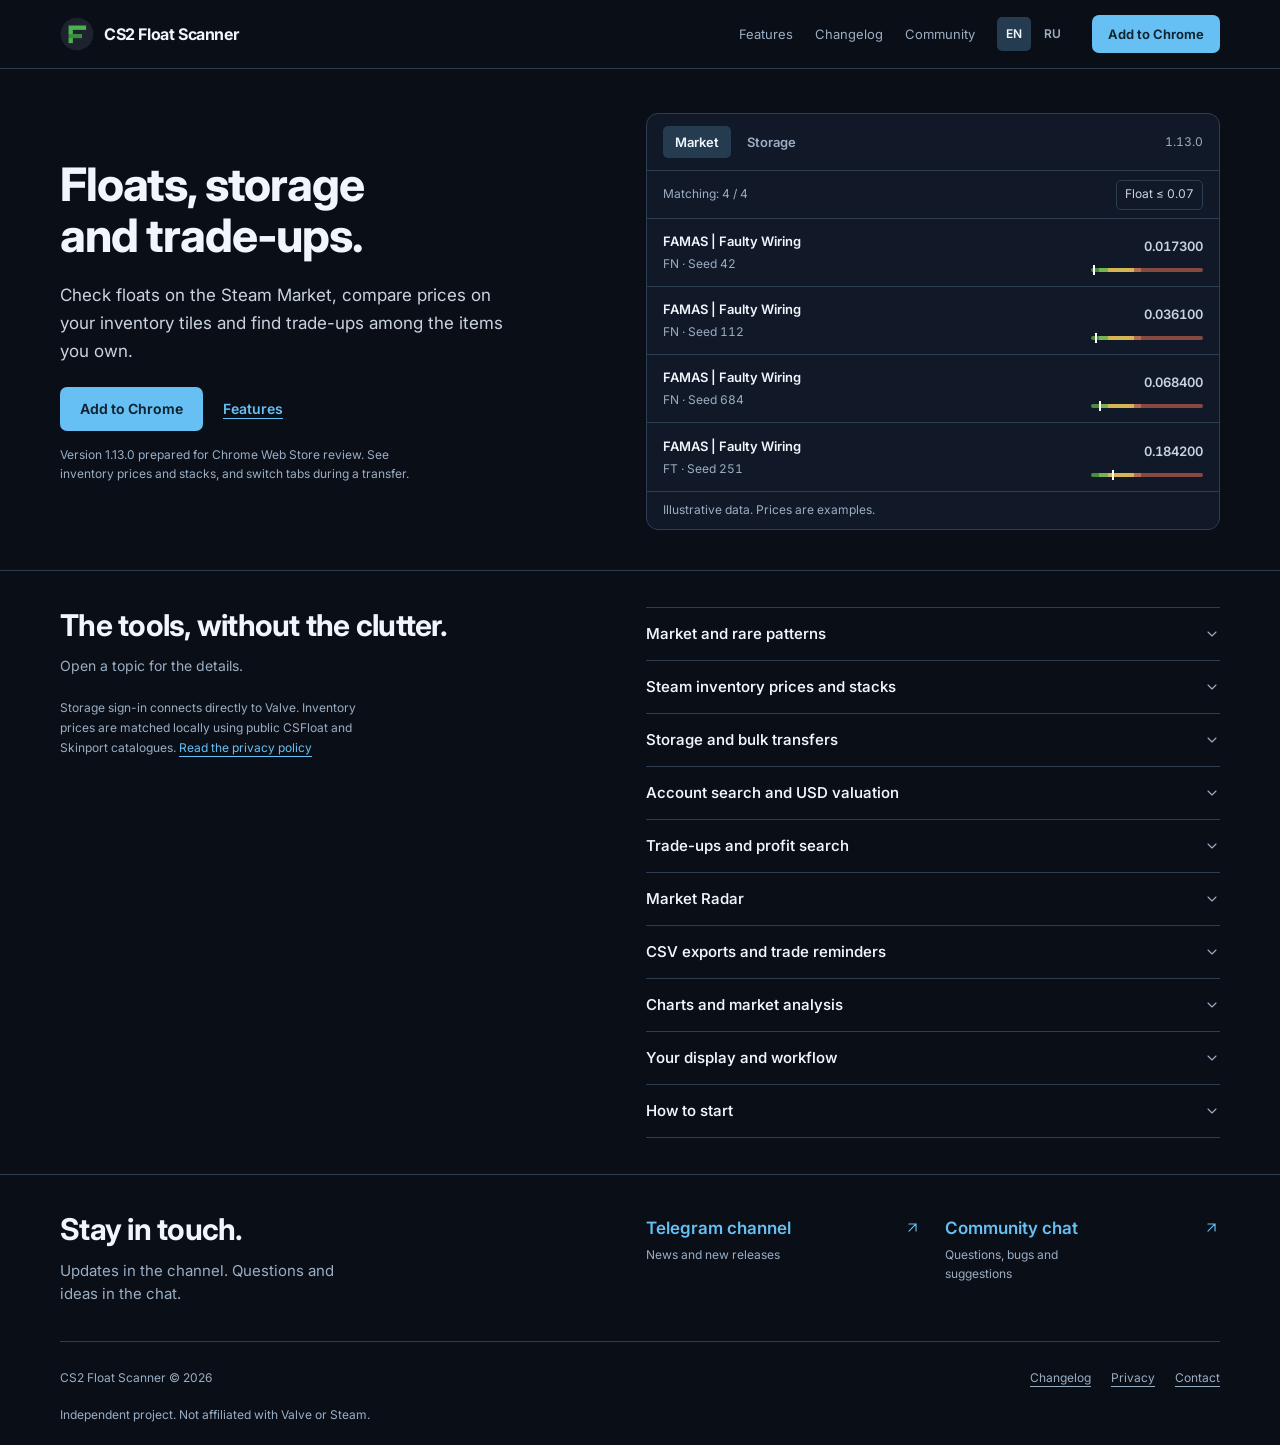
<file: index.html>
<!DOCTYPE html><html lang="en"><head><meta charset="utf-8"><meta name="viewport" content="width=device-width,initial-scale=1"><title>CS2 Float Scanner 1.13.0 — Steam inventory prices and stacks</title><meta name="description" content="View CSFloat or Skinport prices on Steam inventory tiles, compare stacked copies, and transfer items between CS2 Storage Units while using another tab."><link rel="canonical" href="https://cs2floatscanner.github.io/"><link rel="icon" href="icon48.png"><link rel="stylesheet" href="site.css?v=release-20261110"><script defer="" src="site.js?v=release-20261119"></script><script defer="" src="site-demo.js?v=release-20261110"></script><meta property="og:title" content="CS2 Float Scanner"><meta property="og:description" content="Steam Market floats, Storage management, USD valuation and trade-up analysis in Chrome."><meta property="og:image" content="https://cs2floatscanner.github.io/assets/icon128.png"></head><body><a class="skip" href="#main" data-i18n="skip">Skip to content</a><header class="nav"><div class="wrap nav-inner"><a class="brand" href="./"><img src="icon48.png" width="36" height="36" alt="">CS2 Float Scanner</a><nav class="nav-links" aria-label="Main navigation"><a class="nav-feature" href="#features" data-i18n="navFeatures">Features</a><a class="nav-feature" href="changelog.html" data-i18n="navChanges">Changelog</a><a class="nav-feature" href="#community" data-i18n="navCommunity">Community</a><div class="languages" aria-label="Language"><button type="button" data-language="en" aria-pressed="true">EN</button><button type="button" data-language="ru" aria-pressed="false">RU</button></div><a class="button" href="https://chromewebstore.google.com/detail/cs2-float-scanner/klnnekdaeiiakpipgkdhllhpbnllieig" data-i18n="install">Add to Chrome</a></nav></div></header><main id="main">
<section class="wrap hero"><div class="hero-copy"><h1 data-i18n="heroTitle">Floats, storage<br>and trade-ups.</h1><p data-i18n="heroText">Check floats on the Steam Market, compare prices on your inventory tiles and find trade-ups among the items you own.</p><div class="hero-actions"><a class="button" href="https://chromewebstore.google.com/detail/cs2-float-scanner/klnnekdaeiiakpipgkdhllhpbnllieig" data-i18n="install">Add to Chrome</a><a class="text-link" href="#features" data-i18n="navFeatures">Features</a></div><p class="release-note" data-i18n="releaseStatus">Version 1.13.0 prepared for Chrome Web Store review. See inventory prices and stacks, and switch tabs during a transfer.</p></div>
<div class="demo" id="demo"><div class="demo-top"><div class="demo-modes" role="group" data-demo-aria="demoModes"><button type="button" data-demo-mode="market" aria-pressed="true" data-i18n="demoMarket">Market</button><button type="button" data-demo-mode="storage" aria-pressed="false" data-i18n="demoStorage">Storage</button></div><span class="demo-state">1.13.0</span></div>
<div class="demo-market" data-demo-panel="market" data-demo-aria="demoMarketLabel"><div class="demo-toolbar"><span id="demo-found" aria-live="polite"></span><button type="button" id="demo-filter" aria-pressed="false" data-i18n="demoFilter">Float ≤ 0.07</button></div><div class="demo-item" data-example-float="0.017300"><div><strong>FAMAS | Faulty Wiring</strong><small>FN · Seed 42</small></div><div class="demo-float"><b>0.017300</b><span class="wear-track" aria-hidden="true"><i style="left:1.73%"></i></span></div></div><div class="demo-item" data-example-float="0.036100"><div><strong>FAMAS | Faulty Wiring</strong><small>FN · Seed 112</small></div><div class="demo-float"><b>0.036100</b><span class="wear-track" aria-hidden="true"><i style="left:3.61%"></i></span></div></div><div class="demo-item" data-example-float="0.068400"><div><strong>FAMAS | Faulty Wiring</strong><small>FN · Seed 684</small></div><div class="demo-float"><b>0.068400</b><span class="wear-track" aria-hidden="true"><i style="left:6.84%"></i></span></div></div><div class="demo-item" data-example-float="0.184200"><div><strong>FAMAS | Faulty Wiring</strong><small>FT · Seed 251</small></div><div class="demo-float"><b>0.184200</b><span class="wear-track" aria-hidden="true"><i style="left:18.42%"></i></span></div></div></div>
<div class="demo-storage" data-demo-panel="storage" data-demo-aria="demoStorageLabel" hidden=""><div class="demo-toolbar"><span data-i18n="demoStorageHelp">Example USD quotes · 2% fee, rounded up per item.</span><button type="button" id="demo-reset" data-i18n="demoReset">Reset</button></div><div class="demo-item demo-case"><div><strong>Prisma 2 Case</strong><small data-i18n="demoQuantity">100 items</small></div><button class="demo-price" type="button" data-demo-price="first"></button></div><div class="demo-item demo-case"><div><strong>Prisma Case</strong><small data-i18n="demoQuantity">100 items</small></div><button class="demo-price" type="button" data-demo-price="second"></button></div><div class="demo-totals" role="status"><div><span data-i18n="demoBefore">Before fees</span><strong id="demo-gross">—</strong></div><div><span data-i18n="demoAfter">After fees</span><strong id="demo-net">—</strong></div><small id="demo-coverage"></small></div></div><div class="demo-foot" data-i18n="demoHint">Illustrative data. Prices are examples.</div></div></section>
<section class="section" id="features"><div class="wrap feature-layout"><div><h2 data-i18n="featuresTitle">The tools, without the clutter.</h2><p class="muted" data-i18n="featuresText">Open a topic for the details.</p><p class="privacy-note" id="privacy"><span data-i18n="compactPrivacy">Storage sign-in connects directly to Valve. Inventory prices are matched locally using public CSFloat and Skinport catalogues.</span> <a href="privacy-policy.html" data-i18n="readPrivacy">Read the privacy policy</a></p></div><div class="feature-details"><details><summary><span data-i18n="compactMarket">Market and rare patterns</span><svg viewBox="0 0 24 24" aria-hidden="true"><path d="m6 9 6 6 6-6"></path></svg></summary><p data-i18n="compactMarketText">Inspect float, seed, stickers and charms. See Doppler and Gamma Doppler phases, Fade percentages for supported models, and known rare-pattern tiers. Sort and filter listings on the classic or new Steam Market, including SIH layouts, and export a PNG of an exact listing.</p></details><details id="inventory"><summary><span data-i18n="compactInventory">Steam inventory prices and stacks</span><svg viewBox="0 0 24 24" aria-hidden="true"><path d="m6 9 6 6 6-6"></path></svg></summary><p data-i18n="compactInventoryText">Choose Grid or Stacks above your Steam inventory. Open a stack to compare copies of the same market variant. Choose CSFloat or Skinport for the USD price on every tile and the unit price on each stack. Sorting is optional and has its own price source. SIH’s existing groups are supported.</p></details><details id="storage"><summary><span data-i18n="compactStorage">Storage and bulk transfers</span><svg viewBox="0 0 24 24" aria-hidden="true"><path d="m6 9 6 6 6-6"></path></svg></summary><p data-i18n="compactStorageText">Move selected items into, out of or between Storage Units. After you confirm a transfer you can switch tabs. Keep the Storage tab open to receive confirmations. You can also rename units or buy a new one with separate payment confirmation. Items listed for sale are marked and excluded from transfers and crafting.</p></details><details id="account"><summary><span data-i18n="compactAccount">Account search and USD valuation</span><svg viewBox="0 0 24 24" aria-hidden="true"><path d="m6 9 6 6 6-6"></path></svg></summary><p data-i18n="compactAccountText">Search by market name, wear, collection, float, pattern or ID across your inventory and verified Storage Units. Choose CSFloat or Skinport USD estimates, or separate Steam quotes. Coverage shows which items contributed to each total.</p></details><details id="craft"><summary><span data-i18n="compactCraft">Trade-ups and profit search</span><svg viewBox="0 0 24 24" aria-hidden="true"><path d="m6 9 6 6 6-6"></path></svg></summary><p data-i18n="compactCraftText">Build 10-skin or 5-Covert contracts from eligible items of matching rarity and StatTrak mode. Compare outcome odds, predicted float and wear, cost, expected value, ROI and profit chance after fees. Search owned items for the best found combinations. Craft only after a separate consumption confirmation; estimates never guarantee profit.</p></details><details id="radar"><summary><span data-i18n="compactRadar">Market Radar</span><svg viewBox="0 0 24 24" aria-hidden="true"><path d="m6 9 6 6 6-6"></path></svg></summary><p data-i18n="compactRadarText">Track exact Steam Market variants with entry targets and prices in USD or UAH. Compare the lowest ask, sales over 7 and 30 days, and changes in active Steam listings. Refresh on demand from an open Market tab.</p></details><details id="collection"><summary><span data-i18n="compactCollection">CSV exports and trade reminders</span><svg viewBox="0 0 24 24" aria-hidden="true"><path d="m6 9 6 6 6-6"></path></svg></summary><p data-i18n="compactCollectionText">Export inventory, Storage Units or selected items to Excel-compatible CSV. Choose individual items or grouped market variants and see how much of the account was read. See known trade-lock or trade-protection deadlines and set reminders from the Storage workspace.</p></details><details id="technical-analysis"><summary><span data-i18n="compactCharts">Charts and market analysis</span><svg viewBox="0 0 24 24" aria-hidden="true"><path d="m6 9 6 6 6-6"></path></svg></summary><p data-i18n="compactChartsText">See Steam bids, asks, spreads and sales volume, with support and resistance zones. Switch between price and volume, RSI and MACD, and forecast views. Unusual sale prices are marked on the chart and excluded from indicators and forecasts. Weekly activity compares two seven-day periods.</p></details><details><summary><span data-i18n="compactSettings">Your display and workflow</span><svg viewBox="0 0 24 24" aria-hidden="true"><path d="m6 9 6 6 6-6"></path></svg></summary><p data-i18n="compactSettingsText">Themes, float precision, compact rows, item images and filters. Streamer mode hides account identity, IDs and amounts while Storage Unit names stay visible. Scanner has ten languages; Storage and crafting use English or Russian.</p></details><details id="how"><summary><span data-i18n="compactStart">How to start</span><svg viewBox="0 0 24 24" aria-hidden="true"><path d="m6 9 6 6 6-6"></path></svg></summary><p data-i18n="compactStartText">Open a CS2 listing or inventory after installing the extension. To manage Storage Units, close CS2 and sign in by QR or with your Steam account name and password. Complete Steam Guard if requested. Choose Remember sign-in to reopen a valid session after Chrome restarts.</p></details></div></div></section>
<section class="section" id="community"><div class="wrap community"><div><h2 data-i18n="communityTitle">Stay in touch.</h2><p data-i18n="communityText">Updates in the channel. Questions and ideas in the chat.</p></div><div class="community-links"><a href="https://t.me/CS2FloatScanner" target="_blank" rel="noopener noreferrer"><span><strong data-i18n="communityChannel">Telegram channel</strong><small data-i18n="communityChannelText">News and new releases</small></span><svg viewBox="0 0 24 24" aria-hidden="true"><path d="M7 17 17 7M7 7h10v10"></path></svg></a><a href="https://t.me/CS2FloatScanner_chat" target="_blank" rel="noopener noreferrer"><span><strong data-i18n="communityChat">Community chat</strong><small data-i18n="communityChatText">Questions, bugs and suggestions</small></span><svg viewBox="0 0 24 24" aria-hidden="true"><path d="M7 17 17 7M7 7h10v10"></path></svg></a></div></div></section></main><footer class="wrap footer"><span>CS2 Float Scanner © 2026</span><nav><a href="changelog.html" data-i18n="navChanges">Changelog</a><a href="privacy-policy.html" data-i18n="privacyLink">Privacy</a><a href="mailto:cs2floatscanner@gmail.com" data-i18n="contact">Contact</a></nav><small data-i18n="independent">Independent project. Not affiliated with Valve or Steam.</small></footer></body></html>
</file>
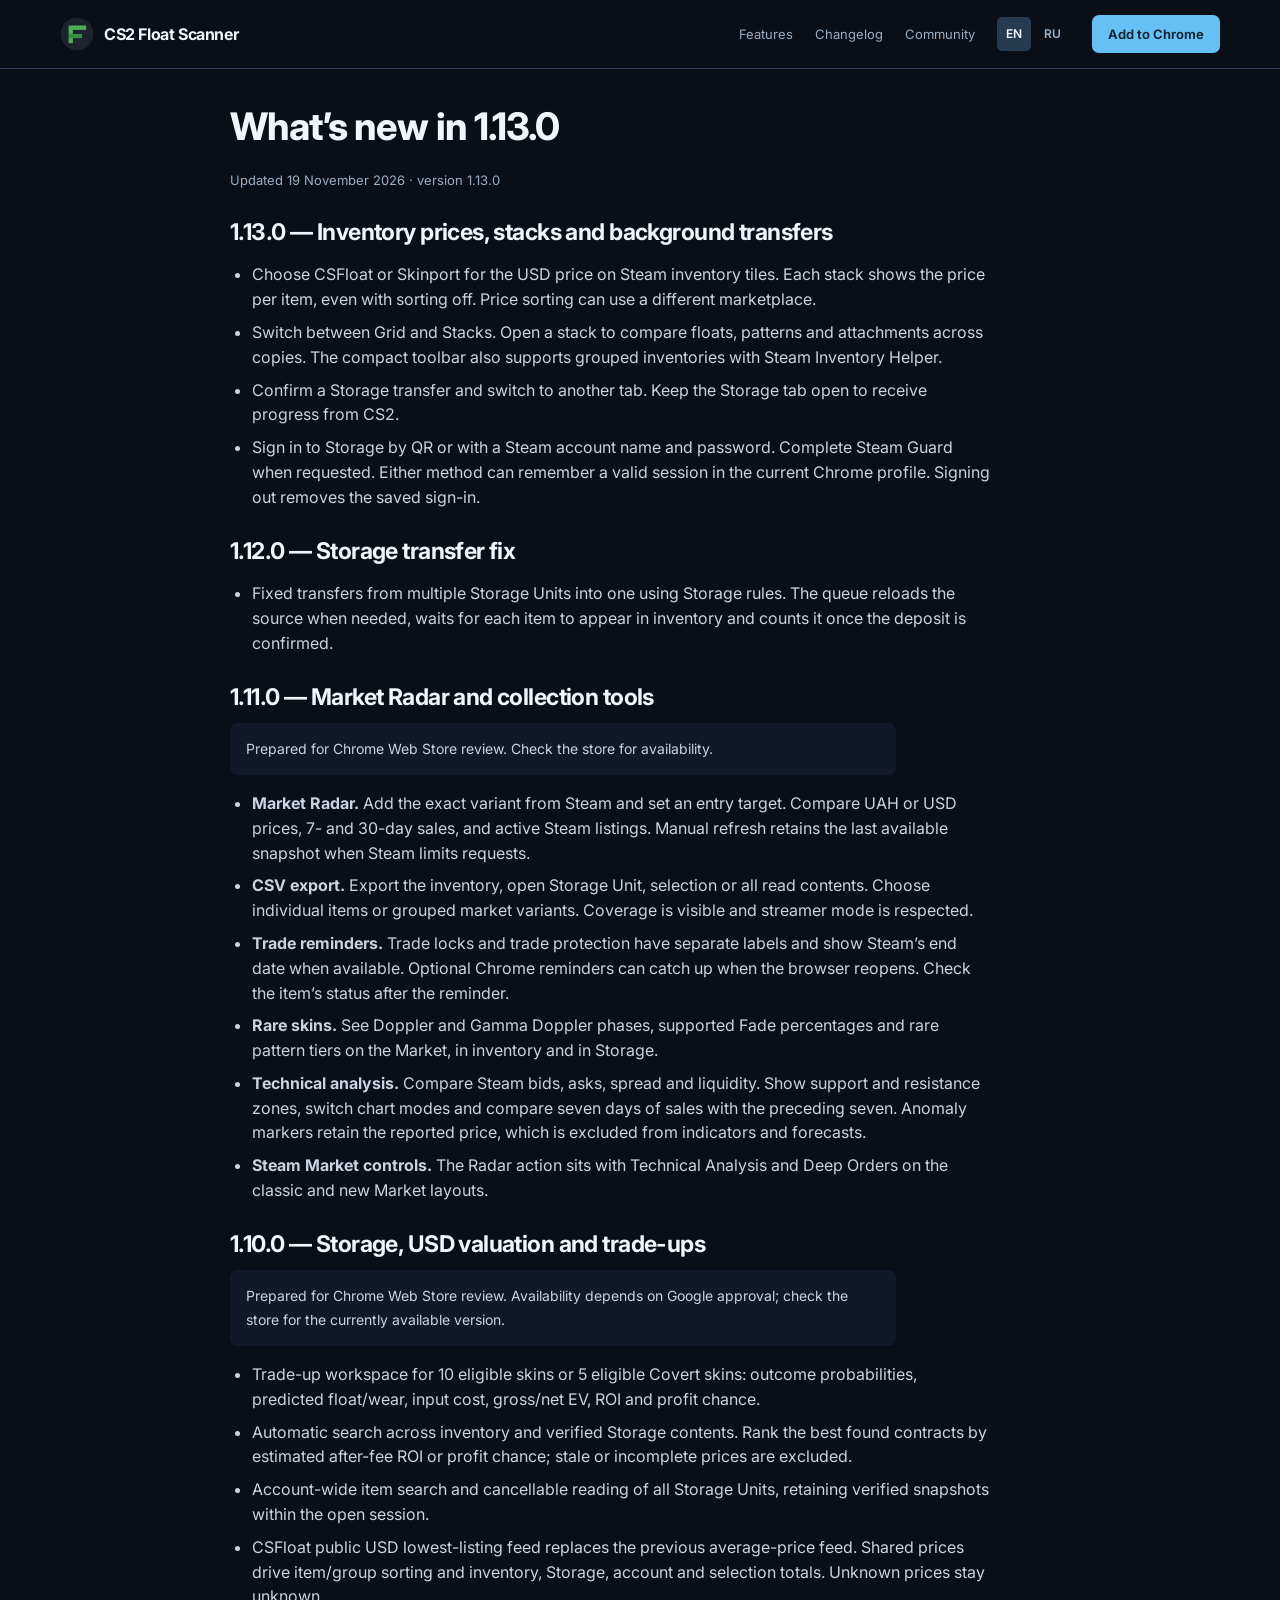
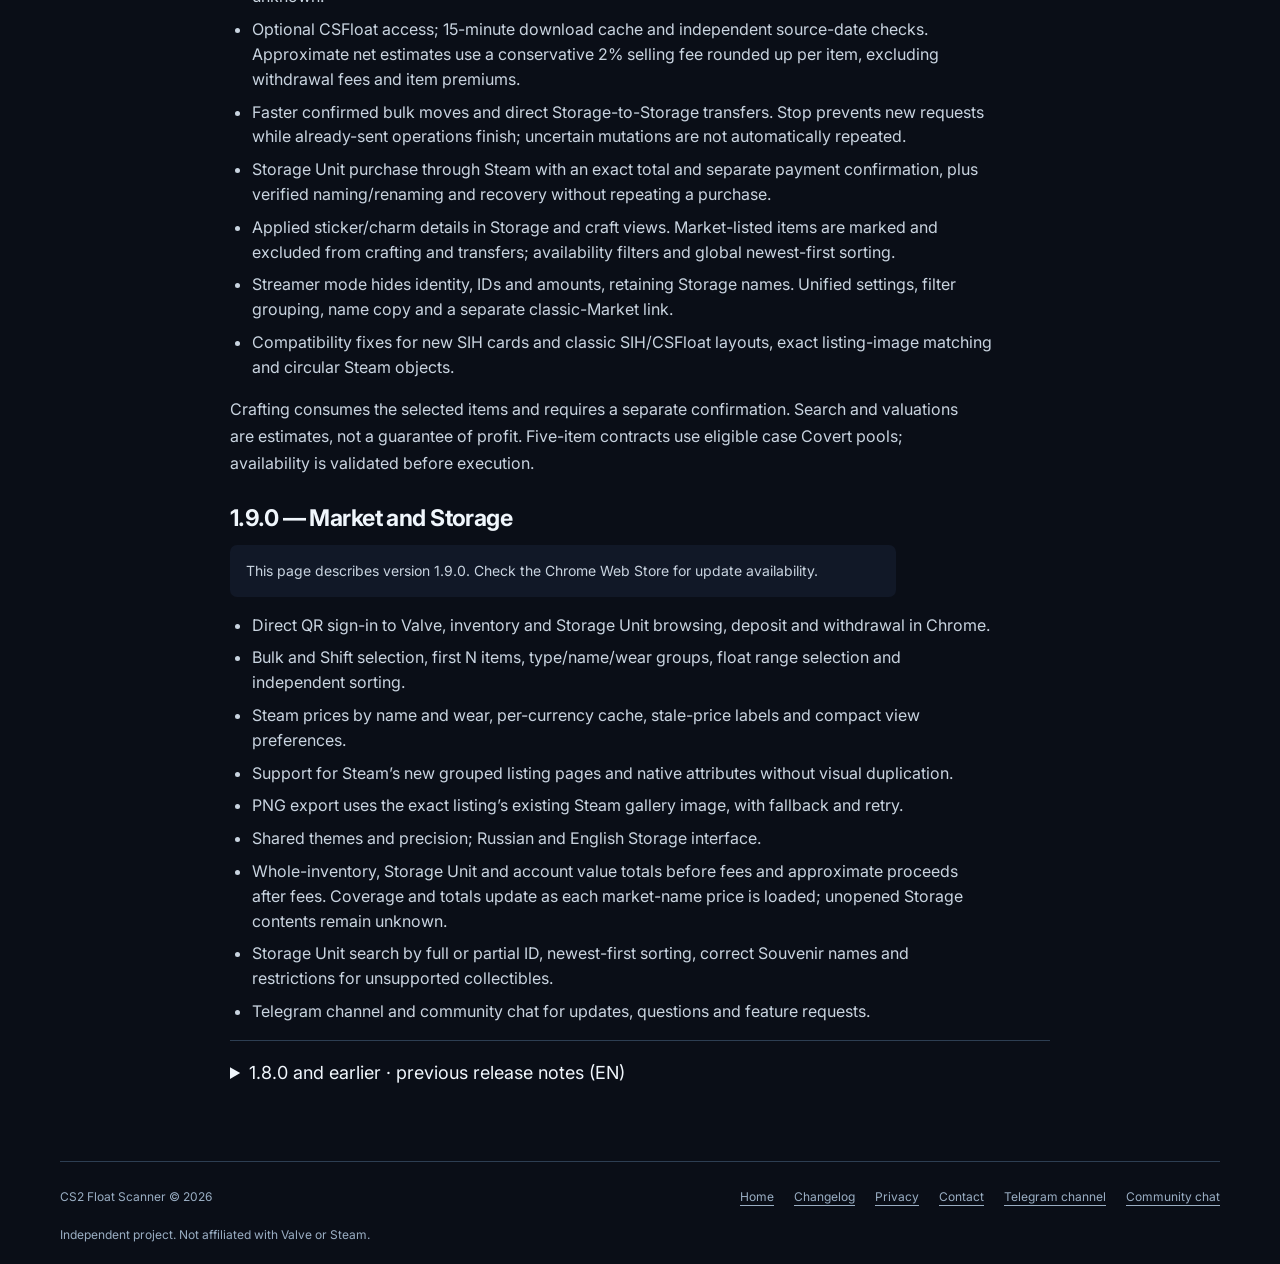
<file: changelog.html>
<!DOCTYPE html><html lang="en"><head><meta charset="utf-8"><meta name="viewport" content="width=device-width,initial-scale=1"><title>Changelog — CS2 Float Scanner</title><link rel="icon" href="icon48.png"><link rel="stylesheet" href="site.css?v=release-20261110"><script defer="" src="site.js?v=release-20261119"></script></head><body><a class="skip" href="#main" data-i18n="skip">Skip to content</a><header class="nav"><div class="wrap nav-inner"><a class="brand" href="./"><img src="icon48.png" width="36" height="36" alt="">CS2 Float Scanner</a><nav class="nav-links" aria-label="Main navigation"><a class="nav-feature" href="./#features" data-i18n="navFeatures">Features</a><a class="nav-feature" href="changelog.html" data-i18n="navChanges">Changelog</a><a class="nav-feature" href="./#community" data-i18n="navCommunity">Community</a><div class="languages" aria-label="Language"><button type="button" data-language="en" aria-pressed="true">EN</button><button type="button" data-language="ru" aria-pressed="false">RU</button></div><a class="button" href="https://chromewebstore.google.com/detail/cs2-float-scanner/klnnekdaeiiakpipgkdhllhpbnllieig" data-i18n="install">Add to Chrome</a></nav></div></header><main id="main" class="wrap document"><h1 data-i18n="changesTitle">What’s new in 1.13.0</h1><p class="updated" data-i18n="updated">Updated 19 November 2026 · version 1.13.0</p><section id="release-1-13-en" data-language-content="en"><h2>1.13.0 — Inventory prices, stacks and background transfers</h2><ul><li>Choose CSFloat or Skinport for the USD price on Steam inventory tiles. Each stack shows the price per item, even with sorting off. Price sorting can use a different marketplace.</li><li>Switch between Grid and Stacks. Open a stack to compare floats, patterns and attachments across copies. The compact toolbar also supports grouped inventories with Steam Inventory Helper.</li><li>Confirm a Storage transfer and switch to another tab. Keep the Storage tab open to receive progress from CS2.</li><li>Sign in to Storage by QR or with a Steam account name and password. Complete Steam Guard when requested. Either method can remember a valid session in the current Chrome profile. Signing out removes the saved sign-in.</li></ul></section><section id="release-1-13-ru" data-language-content="ru" hidden=""><h2>1.13.0 — Цены в инвентаре, стопки и фоновый перенос</h2><ul><li>На ячейках инвентаря Steam можно показать цену CSFloat или Skinport в USD. На стопке отображается цена за один предмет, даже если сортировка выключена. Для сортировки можно выбрать другую площадку.</li><li>Переключайтесь между «Сеткой» и «Стопками». Внутри стопки можно сравнить float, паттерны и наклейки отдельных экземпляров. Компактная панель работает и с группировкой Steam Inventory Helper.</li><li>После подтверждения переноса можно переключиться на другую вкладку. Оставьте вкладку хранилищ открытой, чтобы получать подтверждения от CS2.</li><li>В хранилища можно войти по QR или по логину и паролю с подтверждением Steam Guard, если оно требуется. Для обоих способов «Запомнить вход» восстанавливает действующую сессию после перезапуска Chrome. Кнопка «Выйти» удаляет сохранённый вход.</li></ul></section><section id="release-1-12-en" data-language-content="en"><h2>1.12.0 — Storage transfer fix</h2><ul><li>Fixed transfers from multiple Storage Units into one using Storage rules. The queue reloads the source when needed, waits for each item to appear in inventory and counts it once the deposit is confirmed.</li></ul></section><section id="release-1-12-ru" data-language-content="ru" hidden=""><h2>1.12.0 — Исправление переноса между хранилищами</h2><ul><li>Исправили перенос из нескольких хранилищ в одно через «Правила раскладки». Очередь при необходимости перечитывает исходное хранилище, ждёт появления предмета в инвентаре и учитывает его после подтверждения доставки.</li></ul></section><section id="release-1-11-en" data-language-content="en"><h2>1.11.0 — Market Radar and collection tools</h2><p class="status">Prepared for Chrome Web Store review. Check the store for availability.</p><ul><li><strong>Market Radar.</strong> Add the exact variant from Steam and set an entry target. Compare UAH or USD prices, 7- and 30-day sales, and active Steam listings. Manual refresh retains the last available snapshot when Steam limits requests.</li><li><strong>CSV export.</strong> Export the inventory, open Storage Unit, selection or all read contents. Choose individual items or grouped market variants. Coverage is visible and streamer mode is respected.</li><li><strong>Trade reminders.</strong> Trade locks and trade protection have separate labels and show Steam’s end date when available. Optional Chrome reminders can catch up when the browser reopens. Check the item’s status after the reminder.</li><li><strong>Rare skins.</strong> See Doppler and Gamma Doppler phases, supported Fade percentages and rare pattern tiers on the Market, in inventory and in Storage.</li><li><strong>Technical analysis.</strong> Compare Steam bids, asks, spread and liquidity. Show support and resistance zones, switch chart modes and compare seven days of sales with the preceding seven. Anomaly markers retain the reported price, which is excluded from indicators and forecasts.</li><li><strong>Steam Market controls.</strong> The Radar action sits with Technical Analysis and Deep Orders on the classic and new Market layouts.</li></ul></section><section id="release-1-10-en" data-language-content="en"><h2>1.10.0 — Storage, USD valuation and trade-ups</h2><p class="status">Prepared for Chrome Web Store review. Availability depends on Google approval; check the store for the currently available version.</p><ul><li>Trade-up workspace for 10 eligible skins or 5 eligible Covert skins: outcome probabilities, predicted float/wear, input cost, gross/net EV, ROI and profit chance.</li><li>Automatic search across inventory and verified Storage contents. Rank the best found contracts by estimated after-fee ROI or profit chance; stale or incomplete prices are excluded.</li><li>Account-wide item search and cancellable reading of all Storage Units, retaining verified snapshots within the open session.</li><li>CSFloat public USD lowest-listing feed replaces the previous average-price feed. Shared prices drive item/group sorting and inventory, Storage, account and selection totals. Unknown prices stay unknown.</li><li>Optional CSFloat access; 15-minute download cache and independent source-date checks. Approximate net estimates use a conservative 2% selling fee rounded up per item, excluding withdrawal fees and item premiums.</li><li>Faster confirmed bulk moves and direct Storage-to-Storage transfers. Stop prevents new requests while already-sent operations finish; uncertain mutations are not automatically repeated.</li><li>Storage Unit purchase through Steam with an exact total and separate payment confirmation, plus verified naming/renaming and recovery without repeating a purchase.</li><li>Applied sticker/charm details in Storage and craft views. Market-listed items are marked and excluded from crafting and transfers; availability filters and global newest-first sorting.</li><li>Streamer mode hides identity, IDs and amounts, retaining Storage names. Unified settings, filter grouping, name copy and a separate classic-Market link.</li><li>Compatibility fixes for new SIH cards and classic SIH/CSFloat layouts, exact listing-image matching and circular Steam objects.</li></ul><p>Crafting consumes the selected items and requires a separate confirmation. Search and valuations are estimates, not a guarantee of profit. Five-item contracts use eligible case Covert pools; availability is validated before execution.</p></section><section data-language-content="en"><h2>1.9.0 — Market and Storage</h2><p class="status">This page describes version 1.9.0. Check the Chrome Web Store for update availability.</p><ul><li>Direct QR sign-in to Valve, inventory and Storage Unit browsing, deposit and withdrawal in Chrome.</li><li>Bulk and Shift selection, first N items, type/name/wear groups, float range selection and independent sorting.</li><li>Steam prices by name and wear, per-currency cache, stale-price labels and compact view preferences.</li><li>Support for Steam’s new grouped listing pages and native attributes without visual duplication.</li><li>PNG export uses the exact listing’s existing Steam gallery image, with fallback and retry.</li><li>Shared themes and precision; Russian and English Storage interface.</li><li>Whole-inventory, Storage Unit and account value totals before fees and approximate proceeds after fees. Coverage and totals update as each market-name price is loaded; unopened Storage contents remain unknown.</li><li>Storage Unit search by full or partial ID, newest-first sorting, correct Souvenir names and restrictions for unsupported collectibles.</li><li>Telegram channel and community chat for updates, questions and feature requests.</li></ul></section><section id="release-1-11-ru" data-language-content="ru" hidden=""><h2>1.11.0 — Радар рынка и инструменты коллекции</h2><p class="status">Версия подготовлена к проверке Chrome Web Store. Доступность проверьте в магазине.</p><ul><li><strong>Радар рынка.</strong> Добавляйте точный вариант со страницы Steam и задавайте цену входа. Сравнивайте цены в UAH или USD, продажи за 7 и 30 дней и активные предложения Steam. При лимите Steam сохраняется последний доступный снимок.</li><li><strong>Экспорт CSV.</strong> Выгружайте инвентарь, открытое хранилище, выделение или всё прочитанное по аккаунту. Доступны экспорт по экземплярам и группировка по рыночному варианту. Видно покрытие, соблюдается режим стримера.</li><li><strong>Напоминания об обмене.</strong> Блокировка обмена и защита после обмена отмечаются отдельно с датой Steam, когда она известна. Пропущенное напоминание может появиться при запуске Chrome. После сигнала можно проверить текущий статус предмета.</li><li><strong>Редкие скины.</strong> Видны фазы Doppler и Gamma Doppler, процент Fade для поддерживаемых моделей и тиры известных редких паттернов на рынке, в инвентаре и хранилищах.</li><li><strong>Технический анализ.</strong> На графике есть заявки и предложения Steam, спред, ликвидность, зоны поддержки и сопротивления и режимы просмотра. Семь дней продаж сравниваются с предыдущими семью. Аномальные цены остаются на графике маркерами и исключаются из индикаторов и прогнозов.</li><li><strong>Кнопки на рынке Steam.</strong> Добавление в радар расположено рядом с теханализом и глубокими ордерами на старой и новой площадке.</li></ul></section><section id="release-1-10-ru" data-language-content="ru" hidden=""><h2>1.10.0 — хранилища, оценка USD и крафты</h2><p class="status">Подготовлено к проверке Chrome Web Store. Доступность зависит от одобрения Google; актуальная доступная версия указана в магазине.</p><ul><li>Крафты из 10 подходящих скинов или 5 тайных предметов: вероятности, прогноз float и износа, стоимость входов, EV до/после комиссии, ROI и шанс прибыли.</li><li>Поиск составов по инвентарю и полностью прочитанным хранилищам. Лучшие найденные варианты по ROI и шансу прибыли после комиссии; устаревшие и неполные цены исключаются.</li><li>Поиск предметов по всему аккаунту и отменяемое чтение всех хранилищ. Проверенные снимки сохраняются в пределах открытой сессии.</li><li>Общий прайс минимальных предложений CSFloat USD заменяет прежние средние цены. Он используется в сортировке предметов/групп и суммах инвентаря, хранилищ, аккаунта и выделения. Неизвестные цены не считаются нулём.</li><li>Необязательный доступ к CSFloat, кэш загрузки 15 минут и отдельная проверка даты снимка. Для оценки чистой суммы применяется модель комиссии 2% с округлением вверх за предмет, без вывода и надбавок.</li><li>Ускоренные массовые переносы с подтверждением и перенос между хранилищами. Остановка прекращает новые команды, ожидая уже отправленные; неопределённые операции автоматически не повторяются.</li><li>Покупка хранилища через Steam с точной суммой и отдельным согласием на оплату. Проверенное задание/изменение имени и восстановление без повторной покупки.</li><li>Стикеры и брелки на предметах в хранилищах и крафте. Предметы на продаже отмечаются и исключаются из переноса и крафта; фильтры доступности и общая сортировка от новых.</li><li>Режим стримера скрывает аккаунт, ID и суммы, оставляя имена хранилищ. Общие настройки, группировка при фильтрации, копирование названия и отдельная кнопка старого рынка.</li><li>Совместимость с новыми карточками SIH и старой компоновкой SIH/CSFloat, точное сопоставление изображений и исправление циклических объектов Steam.</li></ul><p>Крафт расходует выбранные предметы и требует отдельного подтверждения. Поиск и оценка не гарантируют прибыль. Для пяти предметов используются подходящие тайные предметы из кейсов; доступность проверяется перед выполнением.</p></section><section data-language-content="ru" hidden=""><h2>1.9.0 — рынок и хранилища</h2><p class="status">На странице описана версия 1.9.0. Доступность обновления проверьте в Chrome Web Store.</p><ul><li>QR-вход напрямую в Valve, просмотр инвентаря и хранилищ, перенос предметов в Chrome.</li><li>Массовый и Shift-выбор, первые N предметов, группировки по типу/названию/износу, выбор по float и независимые сортировки.</li><li>Цены Steam по названию и износу, кэш по валютам, отметки устаревших цен и компактные настройки вида.</li><li>Поддержка новых групповых страниц Steam и штатных атрибутов без визуального дублирования.</li><li>PNG-карточка с готовым изображением из галереи конкретного предложения Steam, запасным изображением и повторной попыткой.</li><li>Общие темы и точность float; русский и английский интерфейс хранилищ.</li><li>Суммы инвентаря, хранилища и аккаунта до комиссии и примерный доход после неё. Покрытие и суммы обновляются с каждой загруженной ценой; содержимое неоткрытых хранилищ остаётся неизвестным.</li><li>Поиск хранилищ по полному и частичному ID, сортировка от новых, правильные сувенирные названия и ограничения для неподдерживаемых коллекционных предметов.</li><li>Telegram-канал и чат для новостей, вопросов и пожеланий.</li></ul></section><details><summary>1.8.0 and earlier · previous release notes (EN)</summary>
  <div class="container" style="padding-left: 56px;">

    <!-- v1.8.0 -->
    <div class="version">
      <div class="version-header">
        <span class="version-tag">v1.8.0</span>
        <span class="version-date">April 2026</span>
        <span class="version-badge">Previous release</span>
      </div>

      <div class="change-group">
        <h3><span class="dot dot--new"></span> New</h3>
        <ul>
          <li>Price forecast — Holt-Winters smoothing model predicts item price one month ahead with optimistic, base and pessimistic scenarios</li>
          <li>Sticker prices on market listings — shows price per sticker (Steam Market median, USD), total sticker value and overpay estimate for combo stickers</li>
          <li>Deep Order recommendations — analyzes 30 days of sales history and current order book to suggest two buy order prices: aggressive (max profit) and moderate (more fills)</li>
          <li>Deep Order trend correction — if price is rising, recommended prices are adjusted upward so orders stay realistic</li>
          <li>Deep Order target quantity — set how many items you want to buy per month and prices recalculate to match that volume</li>
          <li>Real screenshot card export via external site (Swap.gg integration in share modal)</li>
          <li>Sticker prices sourced daily from <code>ByMykel/counter-strike-price-tracker</code> on GitHub</li>
        </ul>
      </div>

      <div class="change-group">
        <h3><span class="dot dot--improved"></span> Improved</h3>
        <ul>
          <li>Chart and Deep Orders buttons now appear side by side near the price graph, also on sticker and case pages</li>
          <li>Chart analysis button always renders; Deep Orders works independently of chart settings</li>
          <li>Privacy policy updated to reflect sticker price data source and histogram requests</li>
        </ul>
      </div>
    </div>

    <!-- v1.7.0 -->
    <div class="version">
      <div class="version-header">
        <span class="version-tag">v1.7.0</span>
        <span class="version-date">March 2026</span>
      </div>

      <div class="change-group">
        <h3><span class="dot dot--new"></span> New</h3>
        <ul>
          <li>Enhanced market pagination with backward compatibility (Steam native, SIH), jump to last page, page number input</li>
          <li>Advanced technical indicators: SMA 50, SMA 200, ATR (separate sub-chart), OBV (on volume chart)</li>
          <li>Drawing tools on price chart — horizontal lines and trend lines, double-click to delete</li>
          <li>Custom time periods for chart: 14D, 60D, 6M, 1.5Y, 2Y presets and custom days input</li>
          <li>Milestone Easter eggs — Steam Achievement Unlock-style notifications at 100, 500, and 1,000 users</li>
          <li>Extension landing page at <a href="https://cs2floatscanner.github.io" style="color:var(--accent)">cs2floatscanner.github.io</a></li>
        </ul>
      </div>

      <div class="change-group">
        <h3><span class="dot dot--fixed"></span> Fixed</h3>
        <ul>
          <li>Copying a float value no longer resets pagination state</li>
        </ul>
      </div>

      <div class="change-group">
        <h3><span class="dot dot--improved"></span> Improved</h3>
        <ul>
          <li>Indicator toggles grouped by category with pill-style ON/OFF buttons</li>
          <li>Chart area scrollable with custom-styled scrollbar</li>
          <li>Milestone user count checked via shields.io API (no CORS issues)</li>
        </ul>
      </div>
    </div>

    <!-- v1.6.0 -->
    <div class="version">
      <div class="version-header">
        <span class="version-tag">v1.6.0</span>
        <span class="version-date">March 2026</span>
      </div>

      <div class="change-group">
        <h3><span class="dot dot--new"></span> New</h3>
        <ul>
          <li>Built-in rare patterns database with 40+ items:
            Case Hardened Blue Gems for AK-47, Five-SeveN, MAC-10, Karambit, M9 Bayonet, Butterfly Knife, and 15+ more knives;
            Heat Treated patterns for Desert Eagle and Five-SeveN;
            Color scale tiers for 20 charms (Die-cast AK, Lil' SAS, Hot Howl, Semi-Precious, etc.)</li>
          <li>Full Charm/Keychain support on Steam Market — shows pattern number instead of float</li>
          <li>Pattern-based filtering and sorting for charm items with purple accent badges</li>
          <li>Pattern Tier ranges — define tiers like <code>20000-21500</code> for charms</li>
          <li>Up to 10 custom pattern tiers with 200 entries each</li>
          <li>In-page toast notifications with item details and "Go to listing" button</li>
          <li>Alert matching listings highlighted with pulsing red outline and auto-scrolled into view</li>
          <li>Audio alert (short dual-tone beep) when a float below threshold is found</li>
          <li>Duplicate alert prevention per listing ID</li>
          <li>Changelog page with "What's New" link in extension settings</li>
        </ul>
      </div>

      <div class="change-group">
        <h3><span class="dot dot--fixed"></span> Fixed</h3>
        <ul>
          <li>Float alerts now reliably trigger on page reload and page navigation</li>
          <li>Fixed <code>chrome.runtime.sendMessage</code> promise rejection not being caught (MV3)</li>
          <li>Fixed background service worker not calling <code>sendResponse</code> for notification messages</li>
          <li>Built-in tier display now shows range strings instead of "0 patterns" for range-based tiers</li>
        </ul>
      </div>

      <div class="change-group">
        <h3><span class="dot dot--improved"></span> Improved</h3>
        <ul>
          <li>Notifications work even when OS-level Chrome notifications are suppressed (toast fallback)</li>
          <li>Build script now auto-deploys changelog to GitHub Pages via SSH</li>
        </ul>
      </div>
    </div>

    <!-- v1.4.0 -->
    <div class="version">
      <div class="version-header">
        <span class="version-tag">v1.4.0</span>
        <span class="version-date">February 2026</span>
      </div>

      <div class="change-group">
        <h3><span class="dot dot--new"></span> New</h3>
        <ul>
          <li>Technical analysis panel for Steam Market price charts (RSI, SMA, EMA, Bollinger Bands, MACD, VWAP)</li>
          <li>Commission &amp; seller profit info under item prices</li>
          <li>2D item card export with sticker/keychain layout and share functionality</li>
          <li>Built-in rare patterns for Desert Eagle Heat Treated, AK-47 &amp; Five-SeveN Case Hardened</li>
        </ul>
      </div>

      <div class="change-group">
        <h3><span class="dot dot--improved"></span> Improved</h3>
        <ul>
          <li>Chart analysis: outlier detection, correct currency symbols for all Steam currencies</li>
          <li>Default analysis period set to 90 days for faster loading</li>
          <li>Analysis button appears immediately, data loads on demand</li>
        </ul>
      </div>
    </div>

    <!-- v1.3.0 -->
    <div class="version">
      <div class="version-header">
        <span class="version-tag">v1.3.0</span>
        <span class="version-date">February 2026</span>
      </div>

      <div class="change-group">
        <h3><span class="dot dot--new"></span> New</h3>
        <ul>
          <li>10-language support (EN, RU, ZH, PT, DE, FR, ES, TR, PL, UK) with auto-detection from Steam</li>
          <li>Pattern search and sorting alongside float-based controls</li>
          <li>Custom Pattern Tiers system — up to 5 tiers with colors and labels</li>
          <li>Float alert notifications with threshold input</li>
        </ul>
      </div>
    </div>

    <!-- v1.2.0 -->
    <div class="version">
      <div class="version-header">
        <span class="version-tag">v1.2.0</span>
        <span class="version-date">January 2026</span>
      </div>

      <div class="change-group">
        <h3><span class="dot dot--new"></span> New</h3>
        <ul>
          <li>Sticker wear display with transparency overlay and quality labels</li>
          <li>Keychain/charm pattern display on Market and Inventory pages</li>
          <li>Sticker combo detection (4x or 5x matching unstickered stickers)</li>
          <li>Compatibility mode — works alongside SIH, CSFloat Market Checker</li>
        </ul>
      </div>
    </div>

    <!-- v1.1.0 -->
    <div class="version">
      <div class="version-header">
        <span class="version-tag">v1.1.0</span>
        <span class="version-date">January 2026</span>
      </div>

      <div class="change-group">
        <h3><span class="dot dot--new"></span> New</h3>
        <ul>
          <li>Chrome extension with float value and paint seed display on Steam Market</li>
          <li>Bulk loading (20 / 100 items at once)</li>
          <li>Float sorting and min/max filtering</li>
          <li>Steam pagination sync (top and bottom controls)</li>
          <li>Support for new Steam <code>propid:6</code> format alongside legacy <code>m/a/d</code></li>
        </ul>
      </div>
    </div>

  </div>






</details></main><footer class="wrap footer"><span>CS2 Float Scanner © 2026</span><nav><a href="./" data-i18n="navHome">Home</a><a href="changelog.html" data-i18n="navChanges">Changelog</a><a href="privacy-policy.html" data-i18n="privacyLink">Privacy</a><a href="mailto:cs2floatscanner@gmail.com" data-i18n="contact">Contact</a><a href="https://t.me/CS2FloatScanner" target="_blank" rel="noopener noreferrer" data-i18n="communityChannel">Telegram channel</a><a href="https://t.me/CS2FloatScanner_chat" target="_blank" rel="noopener noreferrer" data-i18n="communityChat">Community chat</a></nav><small data-i18n="independent">Independent project. Not affiliated with Valve or Steam.</small></footer></body></html>
</file>
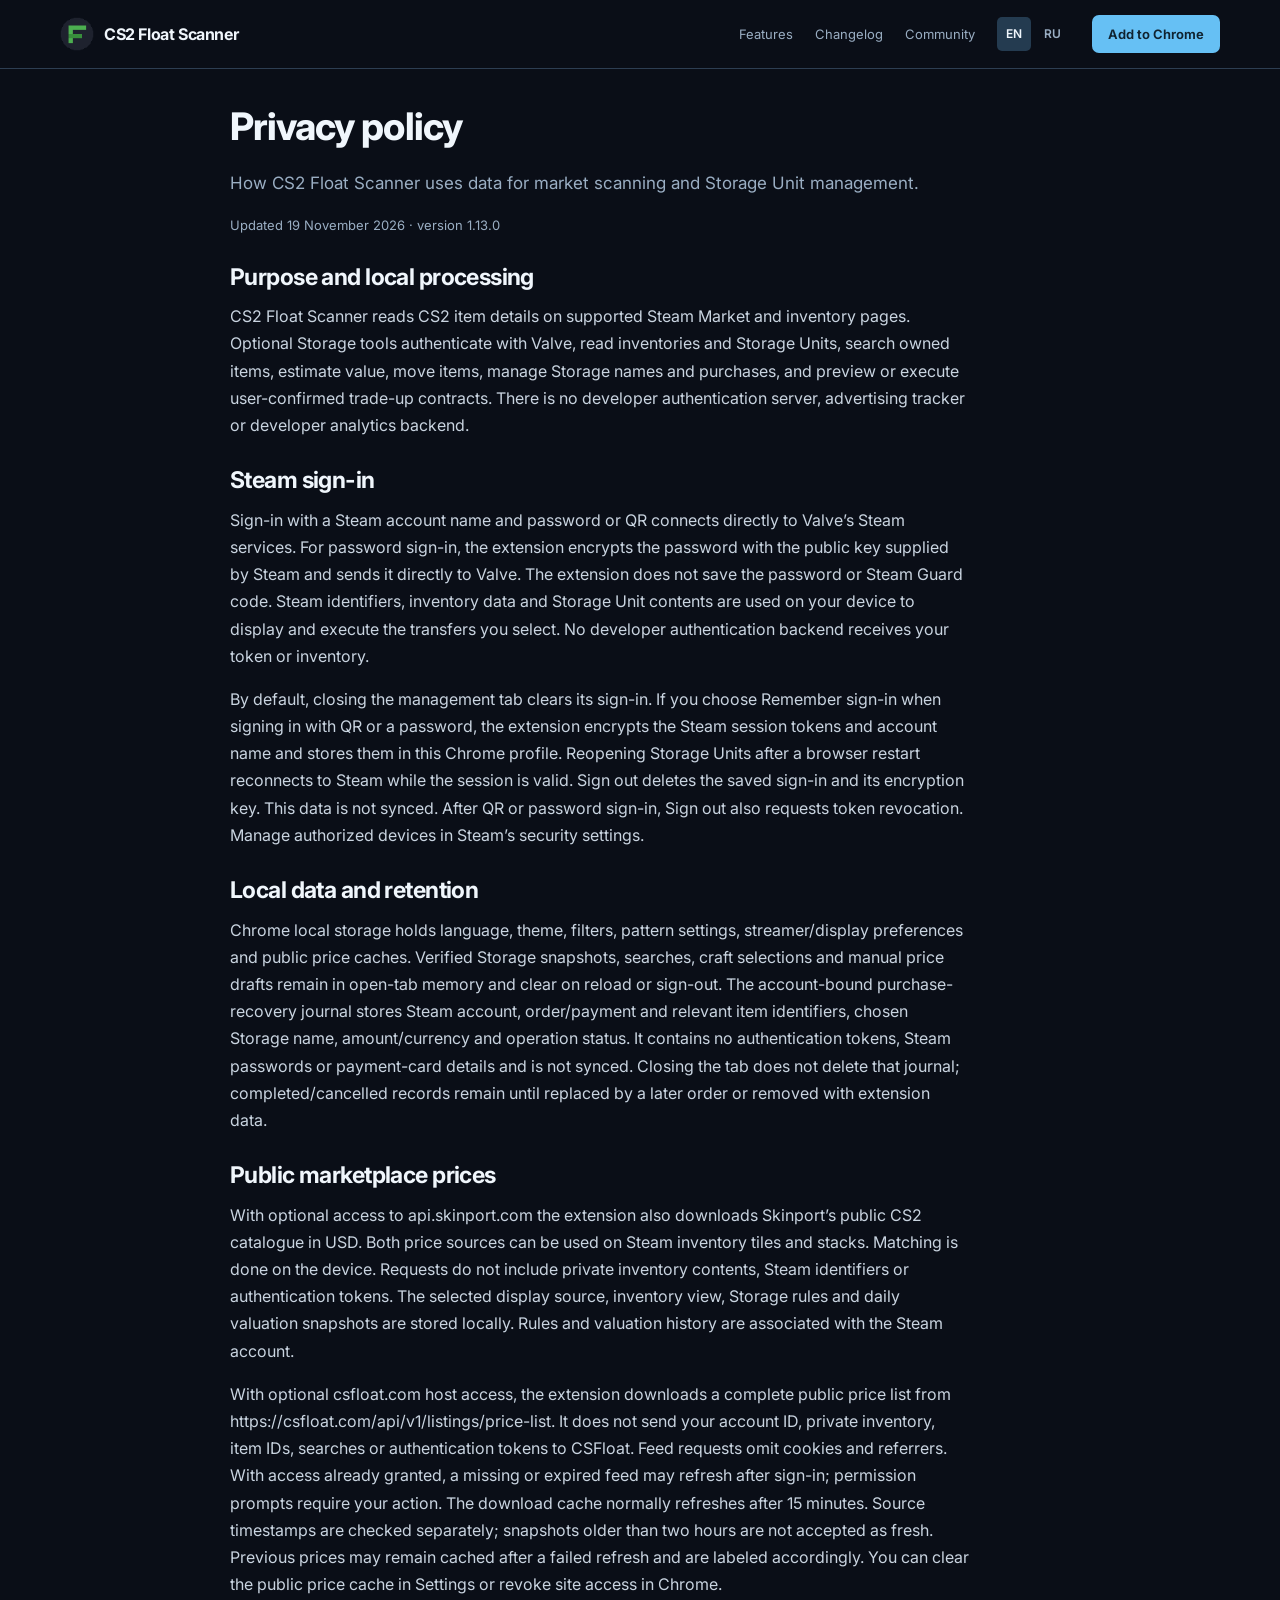
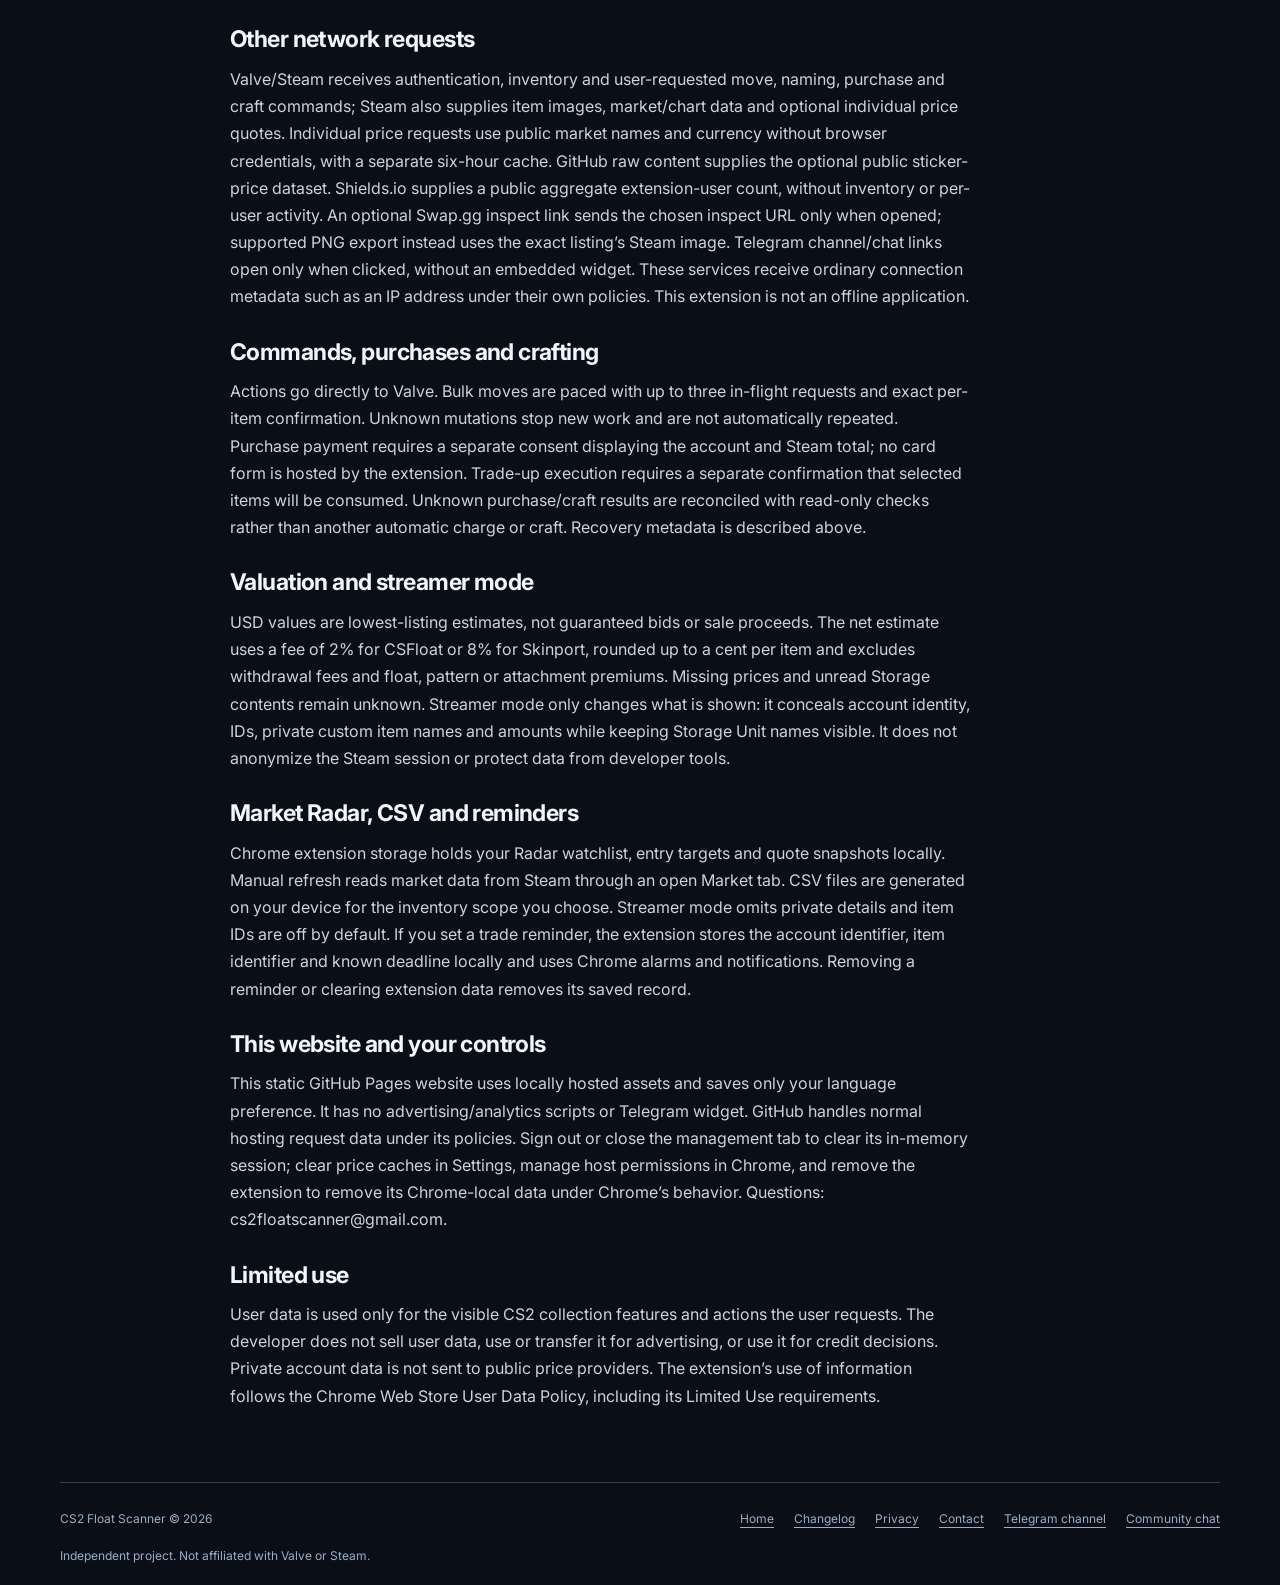
<file: privacy-policy.html>
<!DOCTYPE html><html lang="en"><head><meta charset="utf-8"><meta name="viewport" content="width=device-width,initial-scale=1"><title>Privacy — CS2 Float Scanner</title><link rel="icon" href="icon48.png"><link rel="stylesheet" href="site.css?v=release-20261110"><script defer="" src="site.js?v=release-20261119"></script></head><body><a class="skip" href="#main" data-i18n="skip">Skip to content</a><header class="nav"><div class="wrap nav-inner"><a class="brand" href="./"><img src="icon48.png" width="36" height="36" alt="">CS2 Float Scanner</a><nav class="nav-links" aria-label="Main navigation"><a class="nav-feature" href="./#features" data-i18n="navFeatures">Features</a><a class="nav-feature" href="changelog.html" data-i18n="navChanges">Changelog</a><a class="nav-feature" href="./#community" data-i18n="navCommunity">Community</a><div class="languages" aria-label="Language"><button type="button" data-language="en" aria-pressed="true">EN</button><button type="button" data-language="ru" aria-pressed="false">RU</button></div><a class="button" href="https://chromewebstore.google.com/detail/cs2-float-scanner/klnnekdaeiiakpipgkdhllhpbnllieig" data-i18n="install">Add to Chrome</a></nav></div></header><main id="main" class="wrap document"><h1 data-i18n="policyTitle">Privacy policy</h1><p class="lead" data-i18n="policyLead">How CS2 Float Scanner uses data for market scanning and Storage Unit management.</p><p class="updated" data-i18n="updated">Updated 19 November 2026 · version 1.13.0</p><section data-language-content="en"><h2>Purpose and local processing</h2><p>CS2 Float Scanner reads CS2 item details on supported Steam Market and inventory pages. Optional Storage tools authenticate with Valve, read inventories and Storage Units, search owned items, estimate value, move items, manage Storage names and purchases, and preview or execute user-confirmed trade-up contracts. There is no developer authentication server, advertising tracker or developer analytics backend.</p><h2>Steam sign-in</h2><p>Sign-in with a Steam account name and password or QR connects directly to Valve’s Steam services. For password sign-in, the extension encrypts the password with the public key supplied by Steam and sends it directly to Valve. The extension does not save the password or Steam Guard code. Steam identifiers, inventory data and Storage Unit contents are used on your device to display and execute the transfers you select. No developer authentication backend receives your token or inventory.</p><p>By default, closing the management tab clears its sign-in. If you choose Remember sign-in when signing in with QR or a password, the extension encrypts the Steam session tokens and account name and stores them in this Chrome profile. Reopening Storage Units after a browser restart reconnects to Steam while the session is valid. Sign out deletes the saved sign-in and its encryption key. This data is not synced. After QR or password sign-in, Sign out also requests token revocation. Manage authorized devices in Steam’s security settings.</p><h2>Local data and retention</h2><p>Chrome local storage holds language, theme, filters, pattern settings, streamer/display preferences and public price caches. Verified Storage snapshots, searches, craft selections and manual price drafts remain in open-tab memory and clear on reload or sign-out. The account-bound purchase-recovery journal stores Steam account, order/payment and relevant item identifiers, chosen Storage name, amount/currency and operation status. It contains no authentication tokens, Steam passwords or payment-card details and is not synced. Closing the tab does not delete that journal; completed/cancelled records remain until replaced by a later order or removed with extension data.</p><h2>Public marketplace prices</h2><p>With optional access to api.skinport.com the extension also downloads Skinport’s public CS2 catalogue in USD. Both price sources can be used on Steam inventory tiles and stacks. Matching is done on the device. Requests do not include private inventory contents, Steam identifiers or authentication tokens. The selected display source, inventory view, Storage rules and daily valuation snapshots are stored locally. Rules and valuation history are associated with the Steam account.</p><p>With optional csfloat.com host access, the extension downloads a complete public price list from https://csfloat.com/api/v1/listings/price-list. It does not send your account ID, private inventory, item IDs, searches or authentication tokens to CSFloat. Feed requests omit cookies and referrers. With access already granted, a missing or expired feed may refresh after sign-in; permission prompts require your action. The download cache normally refreshes after 15 minutes. Source timestamps are checked separately; snapshots older than two hours are not accepted as fresh. Previous prices may remain cached after a failed refresh and are labeled accordingly. You can clear the public price cache in Settings or revoke site access in Chrome.</p><h2>Other network requests</h2><p>Valve/Steam receives authentication, inventory and user-requested move, naming, purchase and craft commands; Steam also supplies item images, market/chart data and optional individual price quotes. Individual price requests use public market names and currency without browser credentials, with a separate six-hour cache. GitHub raw content supplies the optional public sticker-price dataset. Shields.io supplies a public aggregate extension-user count, without inventory or per-user activity. An optional Swap.gg inspect link sends the chosen inspect URL only when opened; supported PNG export instead uses the exact listing’s Steam image. Telegram channel/chat links open only when clicked, without an embedded widget. These services receive ordinary connection metadata such as an IP address under their own policies. This extension is not an offline application.</p><h2>Commands, purchases and crafting</h2><p>Actions go directly to Valve. Bulk moves are paced with up to three in-flight requests and exact per-item confirmation. Unknown mutations stop new work and are not automatically repeated. Purchase payment requires a separate consent displaying the account and Steam total; no card form is hosted by the extension. Trade-up execution requires a separate confirmation that selected items will be consumed. Unknown purchase/craft results are reconciled with read-only checks rather than another automatic charge or craft. Recovery metadata is described above.</p><h2>Valuation and streamer mode</h2><p>USD values are lowest-listing estimates, not guaranteed bids or sale proceeds. The net estimate uses a fee of 2% for CSFloat or 8% for Skinport, rounded up to a cent per item and excludes withdrawal fees and float, pattern or attachment premiums. Missing prices and unread Storage contents remain unknown. Streamer mode only changes what is shown: it conceals account identity, IDs, private custom item names and amounts while keeping Storage Unit names visible. It does not anonymize the Steam session or protect data from developer tools.</p><h2>Market Radar, CSV and reminders</h2><p>Chrome extension storage holds your Radar watchlist, entry targets and quote snapshots locally. Manual refresh reads market data from Steam through an open Market tab. CSV files are generated on your device for the inventory scope you choose. Streamer mode omits private details and item IDs are off by default. If you set a trade reminder, the extension stores the account identifier, item identifier and known deadline locally and uses Chrome alarms and notifications. Removing a reminder or clearing extension data removes its saved record.</p><h2>This website and your controls</h2><p>This static GitHub Pages website uses locally hosted assets and saves only your language preference. It has no advertising/analytics scripts or Telegram widget. GitHub handles normal hosting request data under its policies. Sign out or close the management tab to clear its in-memory session; clear price caches in Settings, manage host permissions in Chrome, and remove the extension to remove its Chrome-local data under Chrome’s behavior. Questions: cs2floatscanner@gmail.com.</p><h2>Limited use</h2><p>User data is used only for the visible CS2 collection features and actions the user requests. The developer does not sell user data, use or transfer it for advertising, or use it for credit decisions. Private account data is not sent to public price providers. The extension’s use of information follows the Chrome Web Store User Data Policy, including its Limited Use requirements.</p></section><section data-language-content="ru" hidden=""><h2>Назначение и локальная обработка</h2><p>CS2 Float Scanner читает данные предметов на поддерживаемых страницах рынка и инвентаря Steam. Дополнительные инструменты хранилищ выполняют вход через Valve, читают инвентарь и хранилища, ищут предметы, оценивают стоимость, перемещают предметы, управляют именами и покупкой хранилищ, рассчитывают и выполняют отдельно подтверждённые контракты. Сервера авторизации разработчика, рекламных трекеров и сервера аналитики разработчика нет.</p><h2>Вход в Steam</h2><p>Вход по логину и паролю или QR выполняется напрямую через Valve. При входе по паролю расширение шифрует его открытым ключом Steam и передаёт напрямую Valve. Расширение не сохраняет пароль и код Steam Guard. Идентификатор Steam, инвентарь и содержимое хранилищ используются локально для показа предметов и выбранных вами перемещений. Сервера разработчика для авторизации нет.</p><p>По умолчанию закрытие вкладки завершает локальный вход. Если при входе по QR или паролю выбрать «Запомнить вход», расширение зашифрует токены Steam и имя аккаунта и сохранит их в этом профиле Chrome. После перезапуска браузера хранилища откроются без повторного входа, пока сессия Steam действительна. Кнопка «Выйти» удаляет сохранённый вход и ключ шифрования. Эти данные не синхронизируются. После входа по QR или паролю кнопка «Выйти» также запрашивает отзыв токена. Авторизованными устройствами можно управлять в настройках безопасности Steam.</p><h2>Локальные данные и хранение</h2><p>Chrome local storage хранит язык, тему, фильтры, паттерны, настройки отображения/стримера и публичный кэш цен. Проверенные снимки хранилищ, поиск, выбор крафта и ручные цены остаются в памяти вкладки до перезагрузки или выхода. Журнал восстановления покупки привязан к аккаунту и содержит ID Steam, заказа/платежа и нужных предметов, выбранное имя хранилища, сумму/валюту и этап. В нём нет токенов, пароля Steam и реквизитов карты; Chrome Sync не используется. Закрытие вкладки не удаляет журнал; завершённые/отменённые записи сохраняются до следующего заказа или удаления данных расширения.</p><h2>Публичные цены торговых площадок</h2><p>С разрешения на доступ к api.skinport.com расширение также загружает публичный прайс Skinport для CS2 в USD. Оба источника можно использовать на ячейках и стопках инвентаря Steam. Сопоставление выполняется на устройстве. Запросы не содержат приватный инвентарь, идентификаторы Steam или токены входа. Выбранная площадка, вид инвентаря, правила раскладки и история оценки сохраняются локально. Правила и история оценки привязаны к аккаунту Steam.</p><p>После необязательного разрешения csfloat.com скачивается общий публичный файл https://csfloat.com/api/v1/listings/price-list. CSFloat не передаются ID аккаунта, приватный инвентарь, ID предметов, поисковые запросы или токены. Запрос не содержит cookies и referrer. Если доступ уже разрешён, отсутствующий или устаревший прайс может обновиться после входа; запрос разрешения требует вашего действия. Кэш загрузки обычно обновляется через 15 минут. Дата снимка проверяется отдельно; снимок старше двух часов не принимается как свежий. После сбоя предыдущие цены могут оставаться в кэше с соответствующей отметкой. Очистить кэш можно в настройках, отозвать доступ — в Chrome.</p><h2>Другие сетевые запросы</h2><p>Valve/Steam получает авторизацию, запросы инвентаря и выбранные команды переноса, именования, покупки и крафта; также предоставляет изображения, рыночные/графические данные и дополнительные индивидуальные цены. Для индивидуальных цен используются публичное рыночное название и валюта без учётных данных браузера; кэш отдельный, на шесть часов. GitHub raw content предоставляет дополнительный публичный прайс стикеров. Shields.io — общее публичное число пользователей без инвентаря и истории конкретного человека. Ссылка Swap.gg передаёт выбранную inspect-ссылку только при открытии; поддерживаемый экспорт PNG использует изображение конкретного предложения Steam. Telegram открывается только по нажатию, без встроенных виджетов. Сервисы получают обычные сетевые метаданные, включая IP, по своим правилам. Расширение не является офлайн-приложением.</p><h2>Действия, покупки и крафт</h2><p>Команды отправляются напрямую Valve. Массовый перенос ограничен тремя одновременно отправленными запросами с подтверждением каждого предмета. Неопределённый результат останавливает новые действия и автоматически не повторяется. Оплата требует отдельного согласия с аккаунтом и итогом Steam; формы банковской карты в расширении нет. Выполнение контракта отдельно подтверждает расходование выбранных предметов. Неясный результат покупки/крафта проверяется чтением инвентаря, без автоматической повторной оплаты или крафта. Журнал восстановления описан выше.</p><h2>Оценка и режим стримера</h2><p>USD — оценка по минимальным предложениям, а не гарантированная заявка или доход. При расчёте чистой суммы расширение вычитает 2% для CSFloat или 8% для Skinport и округляет комиссию вверх до цента за предмет, без комиссии вывода и надбавок за float, паттерн или вложения. Отсутствующие цены и непрочитанные хранилища остаются неизвестными. Режим стримера меняет только отображение: скрывает аккаунт, ID, личные имена предметов и суммы, сохраняя названия хранилищ. Он не анонимизирует сессию Steam и не защищает данные от инструментов разработчика.</p><h2>Радар, CSV и напоминания</h2><p>Список наблюдения радара, цены входа и снимки рынка хранятся локально в данных расширения Chrome. При обновлении по кнопке данные рынка читаются через открытую вкладку Steam. CSV создаётся на вашем устройстве для выбранной области инвентаря. В режиме стримера личные данные скрываются, ID предметов по умолчанию выключены. Для напоминания расширение локально хранит идентификаторы аккаунта и предмета и известный срок, а также использует таймеры и уведомления Chrome. Запись удаляется при отмене напоминания или очистке данных расширения.</p><h2>Этот сайт и управление данными</h2><p>Статический сайт GitHub Pages использует локальные ресурсы и сохраняет только язык. Рекламных/аналитических скриптов и виджета Telegram нет. GitHub обрабатывает обычные данные обращений по своим правилам. Выход или закрытие вкладки очищает сессию в памяти; кэш можно удалить в настройках, доступ к сайтам — в Chrome, локальные данные расширения — удалением расширения по правилам Chrome. Вопросы: cs2floatscanner@gmail.com.</p><h2>Ограниченное использование</h2><p>Данные используются только для видимых функций коллекции CS2 и выбранных пользователем действий. Разработчик не продаёт данные, не использует и не передаёт их для рекламы или кредитных решений. Приватные данные аккаунта не отправляются публичным провайдерам цен. Использование информации соответствует Chrome Web Store User Data Policy, включая требования Limited Use.</p></section></main><footer class="wrap footer"><span>CS2 Float Scanner © 2026</span><nav><a href="./" data-i18n="navHome">Home</a><a href="changelog.html" data-i18n="navChanges">Changelog</a><a href="privacy-policy.html" data-i18n="privacyLink">Privacy</a><a href="mailto:cs2floatscanner@gmail.com" data-i18n="contact">Contact</a><a href="https://t.me/CS2FloatScanner" target="_blank" rel="noopener noreferrer" data-i18n="communityChannel">Telegram channel</a><a href="https://t.me/CS2FloatScanner_chat" target="_blank" rel="noopener noreferrer" data-i18n="communityChat">Community chat</a></nav><small data-i18n="independent">Independent project. Not affiliated with Valve or Steam.</small></footer></body></html>
</file>
<file: site.css>
@font-face{font-family:Inter;src:url('assets/fonts/Inter-variable.ttf') format('truetype');font-weight:100 900;font-style:normal;font-display:swap}
:root{color-scheme:dark;--bg:#0a0e17;--surface:#111827;--raised:#1a2639;--line:#2d3e52;--text:#c9d4e0;--muted:#9aaec3;--heading:#f0f6fc;--accent:#66c0f4;--selected:#243b50;--ease:cubic-bezier(.23,1,.32,1);font-family:Inter,'Segoe UI',sans-serif}
*{box-sizing:border-box}html{scroll-behavior:smooth;scroll-padding-top:90px}body{margin:0;background:var(--bg);color:var(--text);font-size:16px;line-height:1.55}[hidden]{display:none!important}::selection{background:var(--selected);color:var(--heading)}a{color:var(--accent);text-underline-offset:4px}a,button{touch-action:manipulation}button{font:inherit;cursor:pointer}button:disabled{cursor:default;opacity:.45}a:focus-visible,button:focus-visible,summary:focus-visible{outline:2px solid var(--accent);outline-offset:4px}img{display:block;max-width:100%;height:auto}h1,h2,h3,p{margin-top:0}h1,h2,h3{color:var(--heading);letter-spacing:-.025em;text-wrap:balance}h1{font-size:clamp(34px,3.6vw,48px);line-height:1.1;font-weight:750;margin-bottom:20px}h2{font-size:30px;line-height:1.2;font-weight:700;margin-bottom:12px}h3{font-size:21px;line-height:1.3;font-weight:650}p{margin-bottom:16px}svg{display:block;width:20px;height:20px;flex:none;fill:none;stroke:currentColor;stroke-width:1.6;stroke-linecap:round;stroke-linejoin:round}.wrap{width:min(1160px,calc(100% - 48px));margin-inline:auto}.muted{color:var(--muted)}.skip{position:fixed;left:16px;top:-70px;z-index:40;background:var(--accent);color:var(--bg);padding:10px 16px}.skip:focus{top:12px}
.nav{position:sticky;top:0;z-index:20;background:var(--bg);border-bottom:1px solid var(--line)}.nav-inner{min-height:68px;display:flex;align-items:center;justify-content:space-between;gap:24px}.brand{display:flex;align-items:center;gap:10px;text-decoration:none;white-space:nowrap;font-weight:700;color:var(--heading);font-size:16px;letter-spacing:-.025em}.brand img{width:34px;height:34px}.nav-links{display:flex;gap:22px;align-items:center}.nav-links>a:not(.button){text-decoration:none;color:var(--muted);font-size:13px}.languages{display:flex;gap:4px}.languages button{font-size:12px;font-weight:600;color:var(--muted);min-height:34px;padding:6px 9px;border:0;border-radius:5px;background:transparent}.languages button[aria-pressed=true]{background:var(--selected);color:var(--heading)}.button{display:inline-flex;align-items:center;justify-content:center;gap:8px;min-height:44px;padding:11px 20px;border:0;border-radius:7px;background:var(--accent);color:#102330;text-decoration:none;font-size:14px;font-weight:650;transition:background-color 150ms var(--ease),transform 150ms var(--ease)}.button:active{transform:scale(.98)}.nav .button{min-height:38px;padding:8px 16px;font-size:13px}.text-link{display:inline-flex;align-items:center;min-height:44px;font-size:14px;font-weight:600}
.hero{display:grid;grid-template-columns:1fr 1.1fr;gap:64px;align-items:center;padding-block:44px 40px}.hero-copy>p:not(.release-note){font-size:17px;line-height:1.65;max-width:42ch;margin-bottom:22px}.hero-actions{display:flex;align-items:center;gap:20px;flex-wrap:wrap;margin-bottom:14px}.hero .release-note{font-size:12px;line-height:1.6;color:var(--muted);max-width:45ch;margin-bottom:0}
.demo{min-width:0;overflow:hidden;border:1px solid var(--line);border-radius:12px;background:var(--surface);font-variant-numeric:tabular-nums}.demo-top{display:flex;align-items:center;justify-content:space-between;gap:12px;padding:12px 16px;border-bottom:1px solid var(--line)}.demo-modes{display:flex;gap:4px}.demo-modes button{min-height:32px;padding:6px 12px;border:0;border-radius:5px;background:transparent;color:var(--muted);font-size:13px;font-weight:600}.demo-modes button[aria-pressed=true]{background:var(--selected);color:var(--heading)}.demo-state{font-size:12px;color:var(--muted)}.demo-toolbar{display:flex;align-items:center;justify-content:space-between;gap:12px;min-height:48px;padding:8px 16px;color:var(--muted);font-size:12px;border-bottom:1px solid var(--line)}.demo-toolbar button{border:1px solid var(--line);border-radius:5px;min-height:30px;padding:4px 8px;font-size:12px;color:var(--text);background:transparent;white-space:nowrap}.demo-toolbar button[aria-pressed=true]{color:var(--accent);border-color:var(--accent)}.demo-item{display:flex;align-items:center;justify-content:space-between;gap:16px;min-height:68px;padding:12px 16px;border-bottom:1px solid var(--line)}.demo-item:last-child{border-bottom:0}.demo-item>div{min-width:0}.demo-item strong{display:block;font-size:13px;font-weight:600;color:var(--heading)}.demo-item small{display:block;font-size:12px;color:var(--muted);margin-top:4px}.demo-float{width:112px;flex:none;text-align:right}.demo-float b{font-size:13px;font-weight:600;color:var(--text)}.wear-track{position:relative;display:block;margin-top:10px;height:4px;border-radius:3px;background:linear-gradient(90deg,#4b8b3b 0 7%,#75b455 7% 15%,#d6b557 15% 38%,#b56c56 38% 45%,#864942 45% 100%)}.wear-track i{position:absolute;top:-3px;width:2px;height:10px;background:#fff}.demo-foot{border-top:1px solid var(--line);padding:9px 16px;color:var(--muted);font-size:12px}.demo-price{min-height:32px;padding:5px 10px;border:1px solid var(--line);border-radius:6px;background:var(--raised);color:var(--accent);font-size:12px;white-space:nowrap}.demo-totals{display:grid;grid-template-columns:1fr 1fr;gap:12px;padding:18px 16px}.demo-totals>div>span{display:block;font-size:12px;color:var(--muted);margin-bottom:5px}.demo-totals strong{font-size:20px;font-weight:650;color:var(--heading)}.demo-totals>small{grid-column:1/-1;font-size:12px;color:var(--muted)}.demo-storage .demo-toolbar>span{max-width:31ch;line-height:1.4}
.section{border-top:1px solid var(--line);padding-block:36px}.feature-layout{display:grid;grid-template-columns:1fr 1.1fr;gap:64px;align-items:start}.feature-layout>div>h2{max-width:20ch}.feature-layout .muted{font-size:14px;margin-bottom:22px}.privacy-note{font-size:12px;line-height:1.65;color:var(--muted);max-width:40ch;margin:0}.privacy-note a{display:inline}.feature-details{border-top:1px solid var(--line)}.feature-details>details{border-bottom:1px solid var(--line);scroll-margin-top:90px}.feature-details summary{list-style:none;cursor:pointer;display:flex;align-items:center;justify-content:space-between;gap:16px;min-height:52px;padding:13px 0;color:var(--heading);font-size:15px;font-weight:550}.feature-details summary::-webkit-details-marker{display:none}.feature-details summary svg{width:16px;height:16px;color:var(--muted)}.feature-details details[open] summary svg{transform:rotate(180deg)}.feature-details p{font-size:14px;color:var(--muted);line-height:1.65;margin:0;padding:0 28px 18px 0;max-width:67ch}
.community{display:grid;grid-template-columns:1fr 1.1fr;gap:64px;align-items:start}.community p{max-width:35ch;font-size:15px;color:var(--muted);margin:0}.community-links{display:grid;grid-template-columns:1fr 1fr;gap:24px}.community-links>a{display:flex;justify-content:space-between;align-items:start;gap:8px;min-height:72px;text-decoration:none;padding-block:4px}.community-links strong{display:block;font-size:17px;font-weight:600}.community-links small{display:block;font-size:12px;color:var(--muted);margin-top:5px;max-width:21ch}.community-links svg{width:17px;height:17px;margin-top:4px}
.footer{display:flex;align-items:center;justify-content:space-between;gap:12px 24px;flex-wrap:wrap;padding-block:20px;border-top:1px solid var(--line);font-size:12px;color:var(--muted)}.footer nav{display:flex;flex-wrap:wrap;gap:4px 20px}.footer nav a{display:inline-flex;align-items:center;min-height:32px;color:var(--muted)}.footer small{flex-basis:100%;font-size:12px}
.document{max-width:820px;padding-block:36px 56px}.document h1{font-size:38px;line-height:1.15}.document h2{font-size:23px;margin-top:28px;margin-bottom:12px}.document h3{font-size:18px}.document p,.document li{max-width:74ch}.document p{line-height:1.7}.document .lead{font-size:17px;color:var(--muted)}.document .updated{font-size:13px;color:var(--muted)}.status{padding:14px 16px;background:var(--surface);border-radius:7px;font-size:14px}.document details{padding:18px 0;border-top:1px solid var(--line)}.document summary{cursor:pointer;font-size:18px;color:var(--heading)}.document ul{padding-left:22px}.document li{margin-block:8px}.document details .container{padding-left:0!important}.document details .version{margin-top:24px}.document details .version-header{display:flex;gap:12px;align-items:baseline;flex-wrap:wrap}.document .version-tag{font-size:20px;font-weight:700;color:var(--heading)}.document .version-date,.document .version-badge{color:var(--muted);font-size:12px}.document .change-group h3{margin-top:20px}*{scrollbar-width:thin;scrollbar-color:#3c5266 var(--bg)}
@media(hover:hover) and (pointer:fine){.button:hover{background:#8dd1f7}.nav-links>a:not(.button):hover,.footer a:hover,.community-links>a:hover{color:var(--heading)}.languages button:hover,.demo-modes button:hover{background:var(--raised);color:var(--heading)}.demo-toolbar button:hover:not(:disabled),.demo-price:hover{border-color:var(--accent)}}
@media(max-width:1000px){.nav-links{gap:14px}.nav-feature{display:none}.hero,.feature-layout,.community{gap:32px}.hero h1{font-size:40px}.hero-copy>p:not(.release-note){font-size:16px}.demo-float{width:92px}.demo-item{gap:10px}.community-links{gap:16px}}
@media(max-width:720px){.wrap{width:calc(100% - 32px)}.nav-inner{min-height:62px;gap:12px}.brand{font-size:14px;gap:8px}.brand img{width:30px;height:30px}.nav .button{display:none}.nav-links{gap:8px}.hero{grid-template-columns:1fr;gap:26px;padding-block:28px}.hero h1{font-size:36px;max-width:24ch;margin-bottom:16px}.hero-copy>p:not(.release-note){font-size:16px;max-width:45ch;margin-bottom:18px}.hero-actions{margin-bottom:10px}.hero .release-note{font-size:12px}.demo-top,.demo-toolbar{padding-inline:12px}.demo-item{padding:11px 12px;min-height:64px}.demo-item strong{font-size:12px}.demo-float{width:94px}.demo-foot{padding:8px 12px}.demo-totals{padding:16px 12px}.section{padding-block:28px}.feature-layout,.community{grid-template-columns:1fr;gap:20px}h2{font-size:26px}.feature-layout .muted{margin-bottom:12px}.privacy-note{max-width:48ch;font-size:12px}.feature-details summary{font-size:14px;min-height:50px}.feature-details p{font-size:13px}.community p{max-width:none}.community-links{gap:20px}.community-links strong{font-size:16px}.community-links>a{min-height:64px}.footer{padding-block:18px;gap:6px 20px}.footer nav{gap:4px 16px}.document{padding-block:28px 40px}.document h1{font-size:32px}}
@media(prefers-reduced-motion:reduce){html{scroll-behavior:auto}.button{transition:none}.button:active{transform:none}}
</file>
